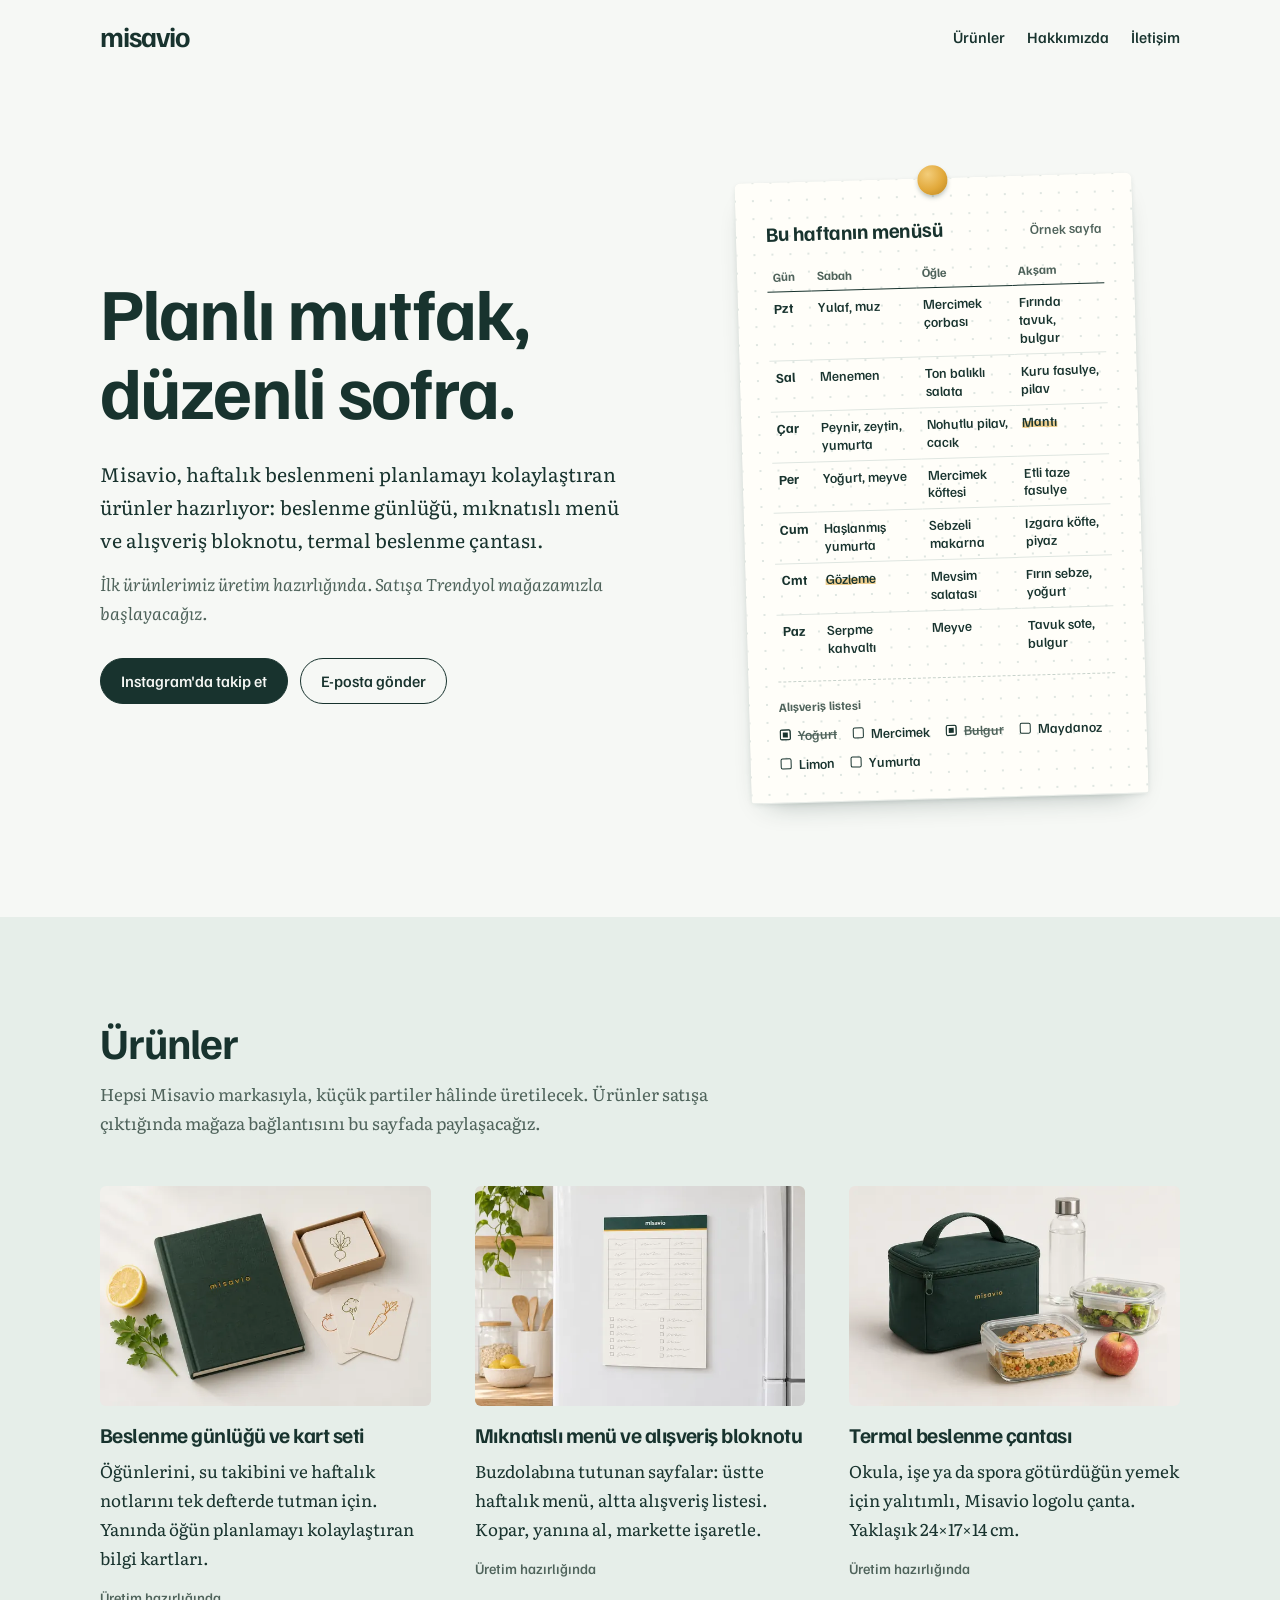
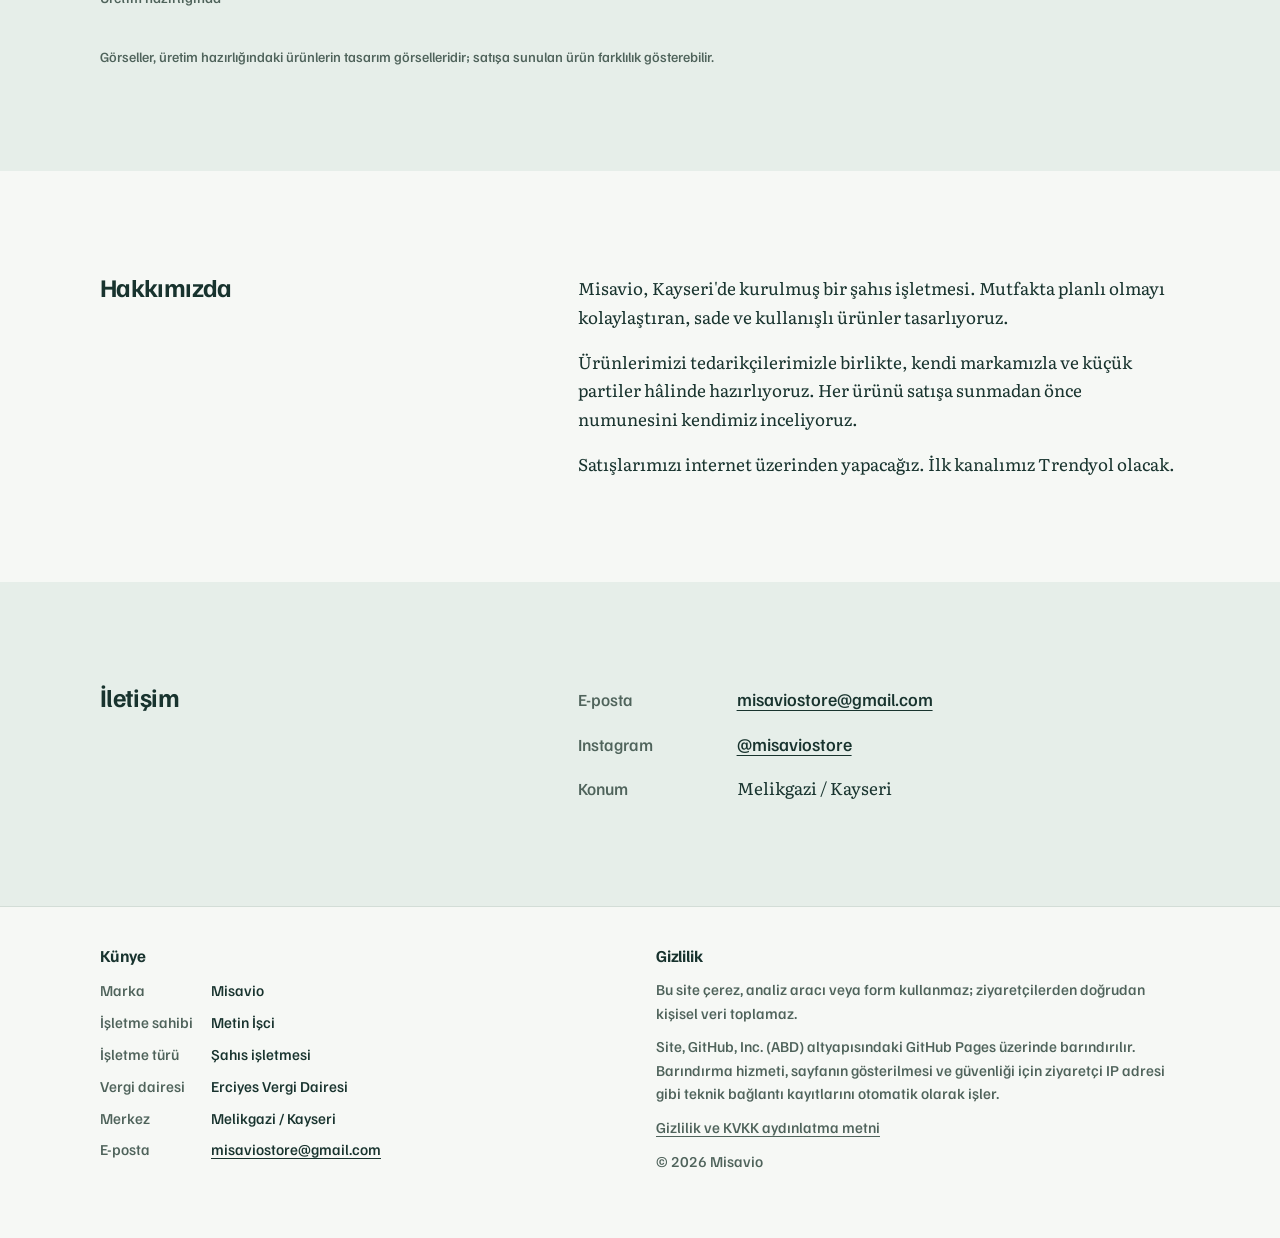
<file: index.html>
<!doctype html>
<html lang="tr">
<head>
  <meta charset="utf-8">
  <meta name="viewport" content="width=device-width, initial-scale=1">
  <meta http-equiv="Content-Security-Policy" content="default-src 'none'; style-src 'self'; font-src 'self'; img-src 'self'; base-uri 'none'; form-action 'none'; upgrade-insecure-requests">
  <meta name="referrer" content="strict-origin-when-cross-origin">
  <title>Misavio | Beslenme planlama ürünleri</title>
  <meta name="description" content="Misavio; beslenme günlüğü, mıknatıslı menü ve alışveriş bloknotu, termal beslenme çantası gibi mutfakta planlı olmayı kolaylaştıran ürünler hazırlıyor.">
  <link rel="canonical" href="https://misavio.com/">
  <meta property="og:type" content="website">
  <meta property="og:site_name" content="Misavio">
  <meta property="og:title" content="Misavio | Beslenme planlama ürünleri">
  <meta property="og:description" content="Beslenme günlüğü, mıknatıslı menü bloknotu ve termal beslenme çantası. İlk ürünler üretim hazırlığında.">
  <meta property="og:url" content="https://misavio.com/">
  <meta property="og:locale" content="tr_TR">
  <meta name="theme-color" content="#f6f8f5" media="(prefers-color-scheme: light)">
  <meta name="theme-color" content="#13241f" media="(prefers-color-scheme: dark)">
  <link rel="icon" href="/favicon.svg" type="image/svg+xml">
  <link rel="preload" href="/assets/fonts/familjen-grotesk-latin-700-normal.woff2" as="font" type="font/woff2" crossorigin>
  <link rel="stylesheet" href="/assets/site.css?v=2">
</head>
<body>
  <a class="skip" href="#icerik">İçeriğe geç</a>

  <header class="top">
    <div class="wrap">
      <a class="wordmark" href="/" aria-label="Misavio ana sayfa">misavio</a>
      <nav aria-label="Ana menü">
        <ul>
          <li><a href="#urunler">Ürünler</a></li>
          <li><a href="#hakkimizda">Hakkımızda</a></li>
          <li><a href="#iletisim">İletişim</a></li>
        </ul>
      </nav>
    </div>
  </header>

  <main id="icerik">
    <section class="hero" aria-labelledby="baslik">
      <div class="wrap">
        <div>
          <h1 id="baslik">Planlı mutfak, düzenli sofra.</h1>
          <p class="lede">Misavio, haftalık beslenmeni planlamayı kolaylaştıran ürünler hazırlıyor: beslenme günlüğü, mıknatıslı menü ve alışveriş bloknotu, termal beslenme çantası.</p>
          <p class="status">İlk ürünlerimiz üretim hazırlığında. Satışa Trendyol mağazamızla başlayacağız.</p>
          <div class="actions">
            <a class="btn btn-solid" href="https://www.instagram.com/misaviostore/" rel="noopener noreferrer" target="_blank">Instagram'da takip et<span class="sr-only"> (yeni sekmede açılır)</span></a>
            <a class="btn" href="mailto:misaviostore@gmail.com">E-posta gönder</a>
          </div>
        </div>

        <figure class="note" aria-label="Örnek: mıknatıslı menü ve alışveriş bloknotunun bir sayfası">
          <div class="note-head">
            <h2>Bu haftanın menüsü</h2>
            <span>Örnek sayfa</span>
          </div>
          <table class="menu">
            <thead>
              <tr><th scope="col">Gün</th><th scope="col">Sabah</th><th scope="col">Öğle</th><th scope="col">Akşam</th></tr>
            </thead>
            <tbody>
              <tr><th scope="row">Pzt</th><td>Yulaf, muz</td><td>Mercimek çorbası</td><td>Fırında tavuk, bulgur</td></tr>
              <tr><th scope="row">Sal</th><td>Menemen</td><td>Ton balıklı salata</td><td>Kuru fasulye, pilav</td></tr>
              <tr><th scope="row">Çar</th><td>Peynir, zeytin, yumurta</td><td>Nohutlu pilav, cacık</td><td><span class="hl">Mantı</span></td></tr>
              <tr><th scope="row">Per</th><td>Yoğurt, meyve</td><td>Mercimek köftesi</td><td>Etli taze fasulye</td></tr>
              <tr><th scope="row">Cum</th><td>Haşlanmış yumurta</td><td>Sebzeli makarna</td><td>Izgara köfte, piyaz</td></tr>
              <tr><th scope="row">Cmt</th><td><span class="hl">Gözleme</span></td><td>Mevsim salatası</td><td>Fırın sebze, yoğurt</td></tr>
              <tr><th scope="row">Paz</th><td>Serpme kahvaltı</td><td>Meyve</td><td>Tavuk sote, bulgur</td></tr>
            </tbody>
          </table>
          <div class="list" aria-label="Alışveriş listesi">
            <strong>Alışveriş listesi</strong>
            <span class="box done">Yoğurt</span>
            <span class="box">Mercimek</span>
            <span class="box done">Bulgur</span>
            <span class="box">Maydanoz</span>
            <span class="box">Limon</span>
            <span class="box">Yumurta</span>
          </div>
        </figure>
      </div>
    </section>

    <section class="band" id="urunler" aria-labelledby="urunler-baslik">
      <div class="wrap">
        <div class="section-head">
          <h2 id="urunler-baslik">Ürünler</h2>
          <p>Hepsi Misavio markasıyla, küçük partiler hâlinde üretilecek. Ürünler satışa çıktığında mağaza bağlantısını bu sayfada paylaşacağız.</p>
        </div>
        <ul class="products">
          <li class="product">
            <img src="/assets/img/gunluk-600.webp" srcset="/assets/img/gunluk-600.webp 600w, /assets/img/gunluk-1200.webp 1200w" sizes="(max-width: 860px) calc(100vw - 32px), 340px" width="600" height="400" loading="lazy" decoding="async" alt="Misavio beslenme günlüğü ve mutfak bilgi kartları seti, tasarım görseli">
            <h3>Beslenme günlüğü ve kart seti</h3>
            <p>Öğünlerini, su takibini ve haftalık notlarını tek defterde tutman için. Yanında öğün planlamayı kolaylaştıran bilgi kartları.</p>
            <p class="meta">Üretim hazırlığında</p>
          </li>
          <li class="product">
            <img src="/assets/img/bloknot-600.webp" srcset="/assets/img/bloknot-600.webp 600w, /assets/img/bloknot-1200.webp 1200w" sizes="(max-width: 860px) calc(100vw - 32px), 340px" width="600" height="400" loading="lazy" decoding="async" alt="Buzdolabı kapağında Misavio mıknatıslı haftalık menü ve alışveriş bloknotu, tasarım görseli">
            <h3>Mıknatıslı menü ve alışveriş bloknotu</h3>
            <p>Buzdolabına tutunan sayfalar: üstte haftalık menü, altta alışveriş listesi. Kopar, yanına al, markette işaretle.</p>
            <p class="meta">Üretim hazırlığında</p>
          </li>
          <li class="product">
            <img src="/assets/img/canta-600.webp" srcset="/assets/img/canta-600.webp 600w, /assets/img/canta-1200.webp 1200w" sizes="(max-width: 860px) calc(100vw - 32px), 340px" width="600" height="400" loading="lazy" decoding="async" alt="İçinde yemek kapları olan yeşil Misavio termal beslenme çantası, tasarım görseli">
            <h3>Termal beslenme çantası</h3>
            <p>Okula, işe ya da spora götürdüğün yemek için yalıtımlı, Misavio logolu çanta. Yaklaşık 24×17×14 cm.</p>
            <p class="meta">Üretim hazırlığında</p>
          </li>
        </ul>
        <p class="img-note">Görseller, üretim hazırlığındaki ürünlerin tasarım görselleridir; satışa sunulan ürün farklılık gösterebilir.</p>
      </div>
    </section>

    <section class="plain" id="hakkimizda" aria-labelledby="hakkimizda-baslik">
      <div class="wrap two">
        <h2 id="hakkimizda-baslik">Hakkımızda</h2>
        <div>
          <p>Misavio, Kayseri'de kurulmuş bir şahıs işletmesi. Mutfakta planlı olmayı kolaylaştıran, sade ve kullanışlı ürünler tasarlıyoruz.</p>
          <p>Ürünlerimizi tedarikçilerimizle birlikte, kendi markamızla ve küçük partiler hâlinde hazırlıyoruz. Her ürünü satışa sunmadan önce numunesini kendimiz inceliyoruz.</p>
          <p>Satışlarımızı internet üzerinden yapacağız. İlk kanalımız Trendyol olacak.</p>
        </div>
      </div>
    </section>

    <section class="band" id="iletisim" aria-labelledby="iletisim-baslik">
      <div class="wrap two">
        <h2 id="iletisim-baslik">İletişim</h2>
        <ul class="contact-list">
          <li><span class="k">E-posta</span><a href="mailto:misaviostore@gmail.com">misaviostore@gmail.com</a></li>
          <li><span class="k">Instagram</span><a href="https://www.instagram.com/misaviostore/" rel="noopener noreferrer" target="_blank">@misaviostore<span class="sr-only"> (yeni sekmede açılır)</span></a></li>
          <li><span class="k">Konum</span><span>Melikgazi / Kayseri</span></li>
        </ul>
      </div>
    </section>
  </main>

  <footer>
    <div class="wrap">
      <div>
        <h2>Künye</h2>
        <dl class="kunye">
          <dt>Marka</dt><dd>Misavio</dd>
          <dt>İşletme sahibi</dt><dd>Metin İşci</dd>
          <dt>İşletme türü</dt><dd>Şahıs işletmesi</dd>
          <dt>Vergi dairesi</dt><dd>Erciyes Vergi Dairesi</dd>
          <dt>Merkez</dt><dd>Melikgazi / Kayseri</dd>
          <dt>E-posta</dt><dd><a href="mailto:misaviostore@gmail.com">misaviostore@gmail.com</a></dd>
        </dl>
      </div>
      <div>
        <h2>Gizlilik</h2>
        <p class="fine">Bu site çerez, analiz aracı veya form kullanmaz; ziyaretçilerden doğrudan kişisel veri toplamaz.</p>
        <p class="fine">Site, GitHub, Inc. (ABD) altyapısındaki GitHub Pages üzerinde barındırılır. Barındırma hizmeti, sayfanın gösterilmesi ve güvenliği için ziyaretçi IP adresi gibi teknik bağlantı kayıtlarını otomatik olarak işler.</p>
        <p class="fine"><a href="/gizlilik.html">Gizlilik ve KVKK aydınlatma metni</a></p>
        <p class="fine">© 2026 Misavio</p>
      </div>
    </div>
  </footer>
</body>
</html>
</file>
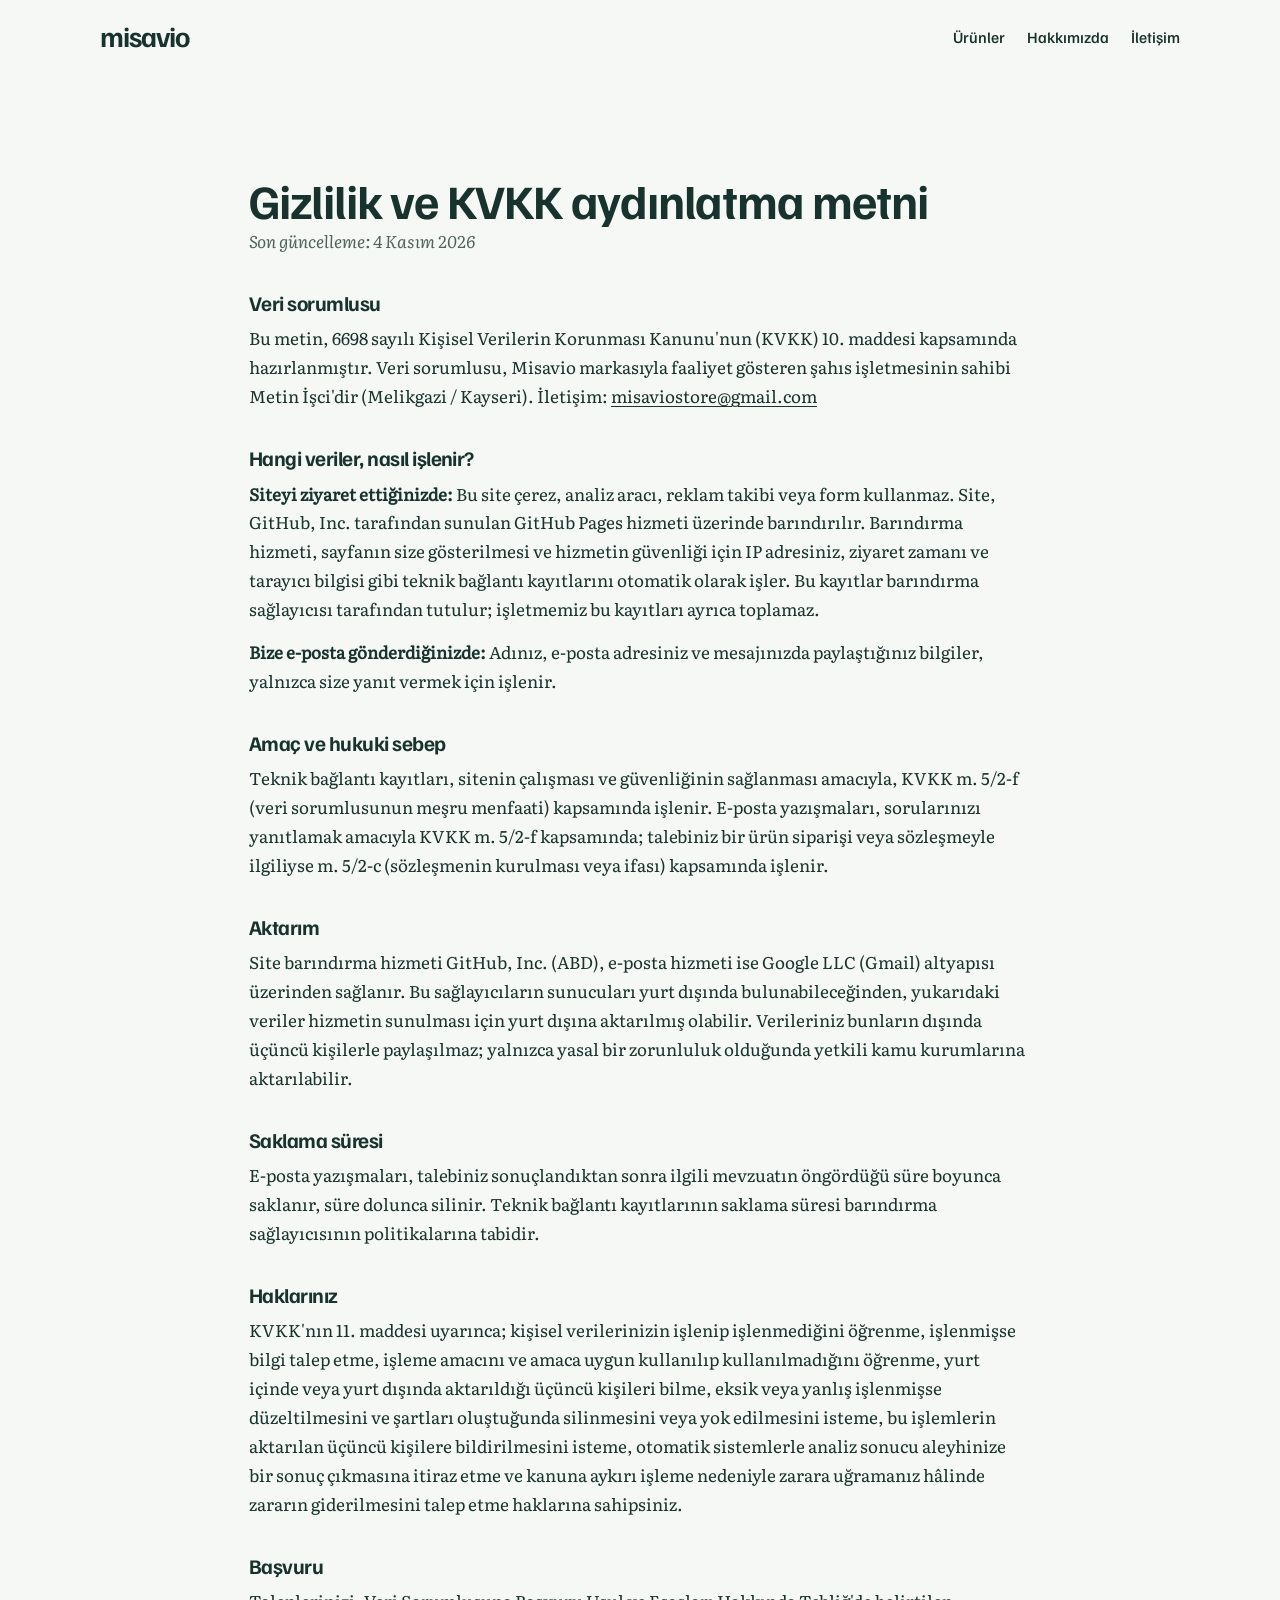
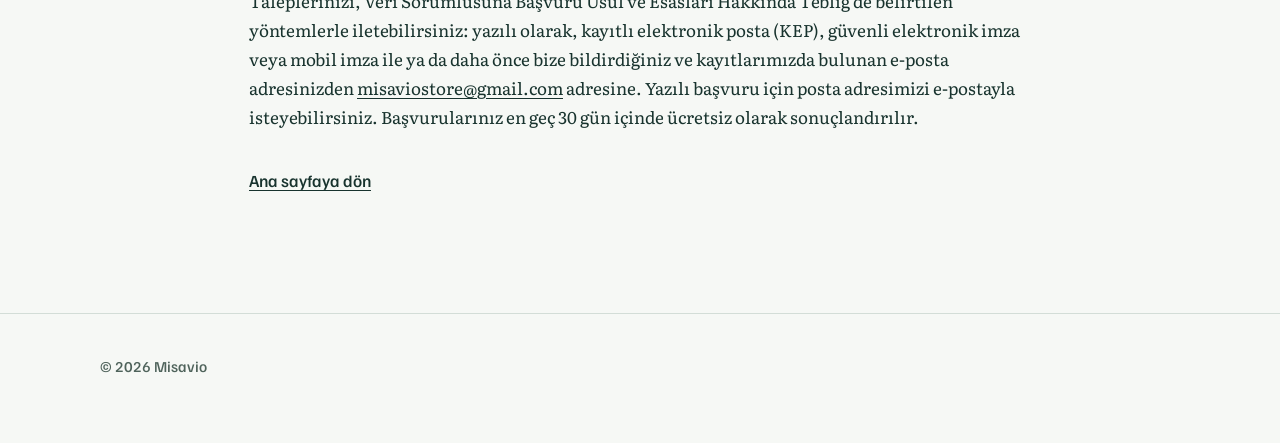
<file: gizlilik.html>
<!doctype html>
<html lang="tr">
<head>
  <meta charset="utf-8">
  <meta name="viewport" content="width=device-width, initial-scale=1">
  <meta http-equiv="Content-Security-Policy" content="default-src 'none'; style-src 'self'; font-src 'self'; img-src 'self'; base-uri 'none'; form-action 'none'; upgrade-insecure-requests">
  <meta name="referrer" content="strict-origin-when-cross-origin">
  <title>Gizlilik ve KVKK aydınlatma metni | Misavio</title>
  <meta name="description" content="Misavio internet sitesi için gizlilik ve 6698 sayılı KVKK kapsamında aydınlatma metni.">
  <link rel="canonical" href="https://misavio.com/gizlilik.html">
  <link rel="icon" href="/favicon.svg" type="image/svg+xml">
  <link rel="stylesheet" href="/assets/site.css?v=2">
</head>
<body>
  <a class="skip" href="#icerik">İçeriğe geç</a>
  <header class="top">
    <div class="wrap">
      <a class="wordmark" href="/" aria-label="Misavio ana sayfa">misavio</a>
      <nav aria-label="Ana menü">
        <ul>
          <li><a href="/#urunler">Ürünler</a></li>
          <li><a href="/#hakkimizda">Hakkımızda</a></li>
          <li><a href="/#iletisim">İletişim</a></li>
        </ul>
      </nav>
    </div>
  </header>

  <main id="icerik" class="plain">
    <article class="wrap doc">
      <h1>Gizlilik ve KVKK aydınlatma metni</h1>
      <p class="status">Son güncelleme: 4 Kasım 2026</p>

      <h2>Veri sorumlusu</h2>
      <p>Bu metin, 6698 sayılı Kişisel Verilerin Korunması Kanunu'nun (KVKK) 10. maddesi kapsamında hazırlanmıştır. Veri sorumlusu, Misavio markasıyla faaliyet gösteren şahıs işletmesinin sahibi Metin İşci'dir (Melikgazi / Kayseri). İletişim: <a href="mailto:misaviostore@gmail.com">misaviostore@gmail.com</a></p>

      <h2>Hangi veriler, nasıl işlenir?</h2>
      <p><strong>Siteyi ziyaret ettiğinizde:</strong> Bu site çerez, analiz aracı, reklam takibi veya form kullanmaz. Site, GitHub, Inc. tarafından sunulan GitHub Pages hizmeti üzerinde barındırılır. Barındırma hizmeti, sayfanın size gösterilmesi ve hizmetin güvenliği için IP adresiniz, ziyaret zamanı ve tarayıcı bilgisi gibi teknik bağlantı kayıtlarını otomatik olarak işler. Bu kayıtlar barındırma sağlayıcısı tarafından tutulur; işletmemiz bu kayıtları ayrıca toplamaz.</p>
      <p><strong>Bize e-posta gönderdiğinizde:</strong> Adınız, e-posta adresiniz ve mesajınızda paylaştığınız bilgiler, yalnızca size yanıt vermek için işlenir.</p>

      <h2>Amaç ve hukuki sebep</h2>
      <p>Teknik bağlantı kayıtları, sitenin çalışması ve güvenliğinin sağlanması amacıyla, KVKK m. 5/2-f (veri sorumlusunun meşru menfaati) kapsamında işlenir. E-posta yazışmaları, sorularınızı yanıtlamak amacıyla KVKK m. 5/2-f kapsamında; talebiniz bir ürün siparişi veya sözleşmeyle ilgiliyse m. 5/2-c (sözleşmenin kurulması veya ifası) kapsamında işlenir.</p>

      <h2>Aktarım</h2>
      <p>Site barındırma hizmeti GitHub, Inc. (ABD), e-posta hizmeti ise Google LLC (Gmail) altyapısı üzerinden sağlanır. Bu sağlayıcıların sunucuları yurt dışında bulunabileceğinden, yukarıdaki veriler hizmetin sunulması için yurt dışına aktarılmış olabilir. Verileriniz bunların dışında üçüncü kişilerle paylaşılmaz; yalnızca yasal bir zorunluluk olduğunda yetkili kamu kurumlarına aktarılabilir.</p>

      <h2>Saklama süresi</h2>
      <p>E-posta yazışmaları, talebiniz sonuçlandıktan sonra ilgili mevzuatın öngördüğü süre boyunca saklanır, süre dolunca silinir. Teknik bağlantı kayıtlarının saklama süresi barındırma sağlayıcısının politikalarına tabidir.</p>

      <h2>Haklarınız</h2>
      <p>KVKK'nın 11. maddesi uyarınca; kişisel verilerinizin işlenip işlenmediğini öğrenme, işlenmişse bilgi talep etme, işleme amacını ve amaca uygun kullanılıp kullanılmadığını öğrenme, yurt içinde veya yurt dışında aktarıldığı üçüncü kişileri bilme, eksik veya yanlış işlenmişse düzeltilmesini ve şartları oluştuğunda silinmesini veya yok edilmesini isteme, bu işlemlerin aktarılan üçüncü kişilere bildirilmesini isteme, otomatik sistemlerle analiz sonucu aleyhinize bir sonuç çıkmasına itiraz etme ve kanuna aykırı işleme nedeniyle zarara uğramanız hâlinde zararın giderilmesini talep etme haklarına sahipsiniz.</p>

      <h2>Başvuru</h2>
      <p>Taleplerinizi, Veri Sorumlusuna Başvuru Usul ve Esasları Hakkında Tebliğ'de belirtilen yöntemlerle iletebilirsiniz: yazılı olarak, kayıtlı elektronik posta (KEP), güvenli elektronik imza veya mobil imza ile ya da daha önce bize bildirdiğiniz ve kayıtlarımızda bulunan e-posta adresinizden <a href="mailto:misaviostore@gmail.com">misaviostore@gmail.com</a> adresine. Yazılı başvuru için posta adresimizi e-postayla isteyebilirsiniz. Başvurularınız en geç 30 gün içinde ücretsiz olarak sonuçlandırılır.</p>

      <p class="back"><a href="/">Ana sayfaya dön</a></p>
    </article>
  </main>

  <footer>
    <div class="wrap">
      <p class="fine">© 2026 Misavio</p>
    </div>
  </footer>
</body>
</html>
</file>
<file: assets/site.css>
/* Misavio — tek sayfa tanıtım sitesi. Harici istek yok; yazı tipleri bu sunucudan gelir. */

@font-face { font-family: "Familjen Grotesk"; font-style: normal; font-weight: 500; font-display: swap;
  src: url("fonts/familjen-grotesk-latin-ext-500-normal.woff2") format("woff2");
  unicode-range: U+0100-02BA,U+02BD-02C5,U+02C7-02CC,U+02CE-02D7,U+02DD-02FF,U+0304,U+0308,U+0329,U+1D00-1DBF,U+1E00-1E9F,U+1EF2-1EFF,U+2020,U+20A0-20AB,U+20AD-20C0,U+2113,U+2C60-2C7F,U+A720-A7FF; }
@font-face { font-family: "Familjen Grotesk"; font-style: normal; font-weight: 500; font-display: swap;
  src: url("fonts/familjen-grotesk-latin-500-normal.woff2") format("woff2");
  unicode-range: U+0000-00FF,U+0131,U+0152-0153,U+02BB-02BC,U+02C6,U+02DA,U+02DC,U+0304,U+0308,U+0329,U+2000-206F,U+20AC,U+2122,U+2191,U+2193,U+2212,U+2215,U+FEFF,U+FFFD; }
@font-face { font-family: "Familjen Grotesk"; font-style: normal; font-weight: 700; font-display: swap;
  src: url("fonts/familjen-grotesk-latin-ext-700-normal.woff2") format("woff2");
  unicode-range: U+0100-02BA,U+02BD-02C5,U+02C7-02CC,U+02CE-02D7,U+02DD-02FF,U+0304,U+0308,U+0329,U+1D00-1DBF,U+1E00-1E9F,U+1EF2-1EFF,U+2020,U+20A0-20AB,U+20AD-20C0,U+2113,U+2C60-2C7F,U+A720-A7FF; }
@font-face { font-family: "Familjen Grotesk"; font-style: normal; font-weight: 700; font-display: swap;
  src: url("fonts/familjen-grotesk-latin-700-normal.woff2") format("woff2");
  unicode-range: U+0000-00FF,U+0131,U+0152-0153,U+02BB-02BC,U+02C6,U+02DA,U+02DC,U+0304,U+0308,U+0329,U+2000-206F,U+20AC,U+2122,U+2191,U+2193,U+2212,U+2215,U+FEFF,U+FFFD; }
@font-face { font-family: "Literata"; font-style: normal; font-weight: 400; font-display: swap;
  src: url("fonts/literata-latin-ext-400-normal.woff2") format("woff2");
  unicode-range: U+0100-02BA,U+02BD-02C5,U+02C7-02CC,U+02CE-02D7,U+02DD-02FF,U+0304,U+0308,U+0329,U+1D00-1DBF,U+1E00-1E9F,U+1EF2-1EFF,U+2020,U+20A0-20AB,U+20AD-20C0,U+2113,U+2C60-2C7F,U+A720-A7FF; }
@font-face { font-family: "Literata"; font-style: normal; font-weight: 400; font-display: swap;
  src: url("fonts/literata-latin-400-normal.woff2") format("woff2");
  unicode-range: U+0000-00FF,U+0131,U+0152-0153,U+02BB-02BC,U+02C6,U+02DA,U+02DC,U+0304,U+0308,U+0329,U+2000-206F,U+20AC,U+2122,U+2191,U+2193,U+2212,U+2215,U+FEFF,U+FFFD; }
@font-face { font-family: "Literata"; font-style: italic; font-weight: 400; font-display: swap;
  src: url("fonts/literata-latin-ext-400-italic.woff2") format("woff2");
  unicode-range: U+0100-02BA,U+02BD-02C5,U+02C7-02CC,U+02CE-02D7,U+02DD-02FF,U+0304,U+0308,U+0329,U+1D00-1DBF,U+1E00-1E9F,U+1EF2-1EFF,U+2020,U+20A0-20AB,U+20AD-20C0,U+2113,U+2C60-2C7F,U+A720-A7FF; }
@font-face { font-family: "Literata"; font-style: italic; font-weight: 400; font-display: swap;
  src: url("fonts/literata-latin-400-italic.woff2") format("woff2");
  unicode-range: U+0000-00FF,U+0131,U+0152-0153,U+02BB-02BC,U+02C6,U+02DA,U+02DC,U+0304,U+0308,U+0329,U+2000-206F,U+20AC,U+2122,U+2191,U+2193,U+2212,U+2215,U+FEFF,U+FFFD; }

:root {
  --paper: #f6f8f5;
  --ink: #18332e;
  --muted: #4f635b;
  --rule: #d3ddd7;
  --tint: #e6eee9;
  --accent: #e2a93b;
  --note-paper: #fffef9;
  --note-ink: #18332e;
  --note-grid: #dfe6e1;
  --focus: #1f6fb2;
  --sans: "Familjen Grotesk", "Helvetica Neue", Arial, sans-serif;
  --serif: "Literata", Georgia, "Times New Roman", serif;
  color-scheme: light dark;
}
@media (prefers-color-scheme: dark) {
  :root:not([data-theme="light"]) {
    --paper: #13241f;
    --ink: #e7eee9;
    --muted: #a9bbb2;
    --rule: #2e4740;
    --tint: #1b3029;
    --focus: #8cc4ff;
  }
}
:root[data-theme="dark"] {
  --paper: #13241f; --ink: #e7eee9; --muted: #a9bbb2; --rule: #2e4740; --tint: #1b3029; --focus: #8cc4ff;
}

*, *::before, *::after { box-sizing: border-box; }
html { -webkit-text-size-adjust: 100%; text-size-adjust: 100%; }
body {
  margin: 0;
  background: var(--paper);
  color: var(--ink);
  font-family: var(--serif);
  font-size: 1.0625rem;
  line-height: 1.7;
  -webkit-font-smoothing: antialiased;
}
img, svg { display: block; max-width: 100%; }
a { color: inherit; text-decoration-thickness: 1px; text-underline-offset: 0.2em; }
a:hover { text-decoration-thickness: 2px; }
:focus-visible { outline: 3px solid var(--focus); outline-offset: 3px; border-radius: 2px; }

.sr-only { position: absolute; width: 1px; height: 1px; padding: 0; margin: -1px; overflow: hidden; clip: rect(0 0 0 0); white-space: nowrap; border: 0; }
.skip { position: absolute; left: -999px; top: 0; }
.skip:focus { left: 16px; top: 12px; background: var(--paper); padding: 6px 10px; z-index: 10; }

.wrap { width: min(1080px, 100% - 32px); margin-inline: auto; }

/* Üst bar */
.top { padding-block: 22px; }
.top .wrap { display: flex; align-items: center; justify-content: space-between; gap: 16px; flex-wrap: wrap; }
.wordmark {
  font-family: var(--sans); font-weight: 700; font-size: 1.75rem; letter-spacing: -0.035em;
  text-decoration: none; line-height: 1;
}
.top nav ul { list-style: none; margin: 0; padding: 0; display: flex; gap: 22px; flex-wrap: wrap; }
.top nav a { font-family: var(--sans); font-weight: 500; font-size: 0.98rem; text-decoration: none; }
.top nav a:hover { text-decoration: underline; }

/* Açılış */
.hero { padding-block: clamp(32px, 7vw, 88px) clamp(48px, 8vw, 112px); }
.hero .wrap { display: grid; grid-template-columns: minmax(0, 1.05fr) minmax(0, 0.95fr); gap: clamp(32px, 6vw, 80px); align-items: center; }
h1, h2, h3 { font-family: var(--sans); font-weight: 700; letter-spacing: -0.025em; line-height: 1.08; margin: 0; }
h1 { font-size: clamp(2.6rem, 6.2vw, 4.6rem); max-width: 11ch; }
.lede { font-size: clamp(1.08rem, 1.6vw, 1.22rem); max-width: 34em; margin: 26px 0 0; }
.status { color: var(--muted); font-style: italic; margin: 14px 0 0; max-width: 34em; }
.actions { display: flex; flex-wrap: wrap; gap: 12px; margin-top: 30px; }
.btn {
  font-family: var(--sans); font-weight: 500; font-size: 1rem; line-height: 1;
  display: inline-flex; align-items: center; gap: 10px;
  padding: 14px 20px; border-radius: 999px; text-decoration: none;
  border: 1.5px solid var(--ink);
}
.btn-solid { background: var(--ink); color: var(--paper); }
.btn:hover { text-decoration: none; box-shadow: 0 0 0 3px var(--tint); }


/* Buzdolabındaki bloknot: sayfanın tek gösterişli parçası */
.note {
  position: relative;
  background-color: var(--note-paper);
  background-image: radial-gradient(var(--note-grid) 1.1px, transparent 1.2px);
  background-size: 18px 18px;
  background-position: 9px 9px;
  color: var(--note-ink);
  border-radius: 6px 6px 3px 3px;
  padding: 40px clamp(18px, 3vw, 30px) 26px;
  transform: rotate(-1.6deg);
  box-shadow: 0 1px 0 #e9ede9, 0 14px 30px -18px rgba(24, 51, 46, 0.45), 0 2px 6px -2px rgba(24, 51, 46, 0.18);
  font-family: var(--sans);
}
.note::before { /* mıknatıs */
  content: ""; position: absolute; top: -13px; left: 50%; width: 30px; height: 30px; margin-left: -15px;
  border-radius: 50%; background: radial-gradient(circle at 35% 30%, #f3cd7a, var(--accent) 55%, #b98620);
  box-shadow: 0 3px 5px -1px rgba(24, 51, 46, 0.35);
}
.note-head { display: flex; justify-content: space-between; align-items: baseline; gap: 12px; margin-bottom: 14px; }
.note-head h2 { font-size: 1.28rem; letter-spacing: -0.02em; }
.note-head span { font-size: 0.85rem; color: #4f635b; white-space: nowrap; }
.menu { width: 100%; border-collapse: collapse; font-size: 0.86rem; line-height: 1.3; }
.menu th, .menu td { text-align: left; padding: 7px 6px; vertical-align: top; border-bottom: 1px solid var(--note-grid); }
.menu thead th { font-weight: 700; font-size: 0.78rem; color: #4f635b; border-bottom: 1.5px solid var(--note-ink); }
.menu tbody th { font-weight: 700; width: 3.2em; }
.menu tbody tr:last-child th, .menu tbody tr:last-child td { border-bottom: 0; }
.hl { background: linear-gradient(transparent 52%, rgba(226, 169, 59, 0.55) 52%, rgba(226, 169, 59, 0.55) 88%, transparent 88%); }
.list { margin-top: 16px; padding-top: 14px; border-top: 1.5px dashed #c7d2cb; display: flex; flex-wrap: wrap; gap: 6px 16px; font-size: 0.86rem; }
.list strong { width: 100%; font-size: 0.78rem; color: #4f635b; }
.box { display: inline-flex; align-items: center; gap: 7px; }
.box::before { content: ""; width: 11px; height: 11px; border: 1.5px solid var(--note-ink); border-radius: 2px; }
.box.done { text-decoration: line-through; color: #4f635b; }
.box.done::before { background: var(--note-ink); box-shadow: inset 0 0 0 2px var(--note-paper); }

/* Bölümler */
section { scroll-margin-top: 16px; }
.band { background: var(--tint); padding-block: clamp(56px, 8vw, 104px); }
.section-head { max-width: 40em; margin-bottom: clamp(28px, 4vw, 48px); }
.section-head h2 { font-size: clamp(1.9rem, 3.6vw, 2.7rem); }
.section-head p { margin: 14px 0 0; color: var(--muted); }

.products { list-style: none; margin: 0; padding: 0; display: grid; grid-template-columns: repeat(3, minmax(0, 1fr)); gap: clamp(24px, 3.5vw, 44px); }
.product img { width: 100%; height: auto; aspect-ratio: 3 / 2; object-fit: cover; border-radius: 6px; background: var(--rule); margin-bottom: 18px; }
.img-note { font-family: var(--sans); font-size: 0.88rem; color: var(--muted); margin: clamp(24px, 3vw, 36px) 0 0; }
.product h3 { font-size: 1.32rem; }
.product p { margin: 10px 0 0; }
.product .meta { font-family: var(--sans); font-size: 0.9rem; color: var(--muted); margin-top: 12px; }

.plain { padding-block: clamp(56px, 8vw, 104px); }
.two { display: grid; grid-template-columns: minmax(0, 0.8fr) minmax(0, 1.2fr); gap: clamp(28px, 6vw, 80px); }
.two p { margin: 0 0 16px; max-width: 36em; }
.two p:last-child { margin-bottom: 0; }

.contact-list { list-style: none; margin: 0; padding: 0; display: grid; gap: 14px; }
.contact-list li { display: flex; flex-wrap: wrap; gap: 4px 14px; align-items: baseline; }
.contact-list .k { font-family: var(--sans); font-weight: 500; color: var(--muted); min-width: 8.5em; }
.contact-list a { font-family: var(--sans); font-weight: 500; font-size: 1.12rem; overflow-wrap: anywhere; }

/* Künye */
footer { border-top: 1px solid var(--rule); padding-block: 40px 56px; font-family: var(--sans); font-size: 0.95rem; }
footer .wrap { display: grid; grid-template-columns: minmax(0, 1fr) minmax(0, 1fr); gap: 32px; }
footer h2 { font-size: 1.05rem; letter-spacing: -0.01em; margin-bottom: 12px; }
.kunye { display: grid; grid-template-columns: max-content minmax(0, 1fr); gap: 6px 18px; margin: 0; }
.kunye dt { color: var(--muted); }
.kunye dd { margin: 0; }
.fine { color: var(--muted); margin: 0 0 10px; line-height: 1.55; }

@media (max-width: 860px) {
  .hero .wrap { grid-template-columns: 1fr; }
  .note { max-width: 520px; margin-top: 8px; }
  .products { grid-template-columns: 1fr; }
  .products { gap: 40px; }
  .two, footer .wrap { grid-template-columns: 1fr; }
}
@media (max-width: 420px) {
  .menu { font-size: 0.8rem; }
  .menu th, .menu td { padding: 6px 4px; }
  .top nav ul { gap: 16px; }
}
@media (prefers-reduced-motion: reduce) {
  * { scroll-behavior: auto !important; }
}
html { scroll-behavior: smooth; }
@media print {
  .note { transform: none; box-shadow: none; }
  .band { background: none; }
}

/* Gizlilik sayfası */
.doc { max-width: 46em; }
.doc h1 { font-size: clamp(2rem, 4.4vw, 3rem); max-width: none; }
.doc h2 { font-size: 1.3rem; margin: 36px 0 10px; }
.doc p { margin: 0 0 14px; }
.doc .back { margin-top: 36px; font-family: var(--sans); font-weight: 500; }
</file>
